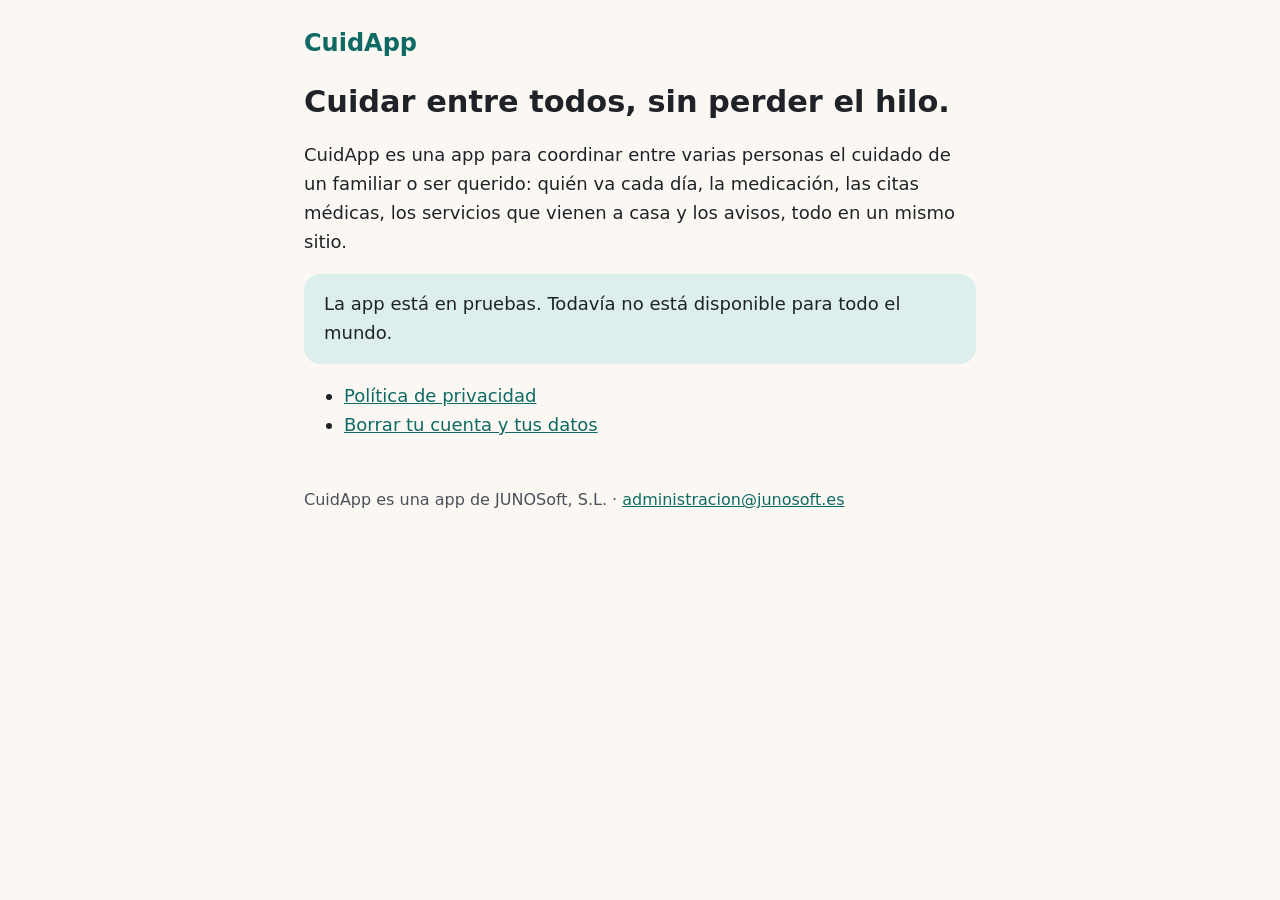
<file: index.html>
<!doctype html>
<html lang="es">
<head>
  <meta charset="utf-8">
  <meta name="viewport" content="width=device-width, initial-scale=1">
  <title>CuidApp</title>
  <meta name="description" content="CuidApp: coordinar entre todos el cuidado de un familiar o ser querido.">
  <link rel="stylesheet" href="estilo.css">
</head>
<body>
  <main>
    <header class="marca"><a href="./">CuidApp</a></header>
    <h1>Cuidar entre todos, sin perder el hilo.</h1>
    <p>CuidApp es una app para coordinar entre varias personas el cuidado de un familiar o ser querido: quién va cada día, la medicación, las citas médicas, los servicios que vienen a casa y los avisos, todo en un mismo sitio.</p>
    <p class="aviso">La app está en pruebas. Todavía no está disponible para todo el mundo.</p>
    <ul>
      <li><a href="privacidad.html">Política de privacidad</a></li>
      <li><a href="borrar-cuenta.html">Borrar tu cuenta y tus datos</a></li>
    </ul>
    <footer class="muted">CuidApp es una app de JUNOSoft, S.L. · <a href="mailto:administracion@junosoft.es">administracion@junosoft.es</a></footer>
  </main>
</body>
</html>
</file>
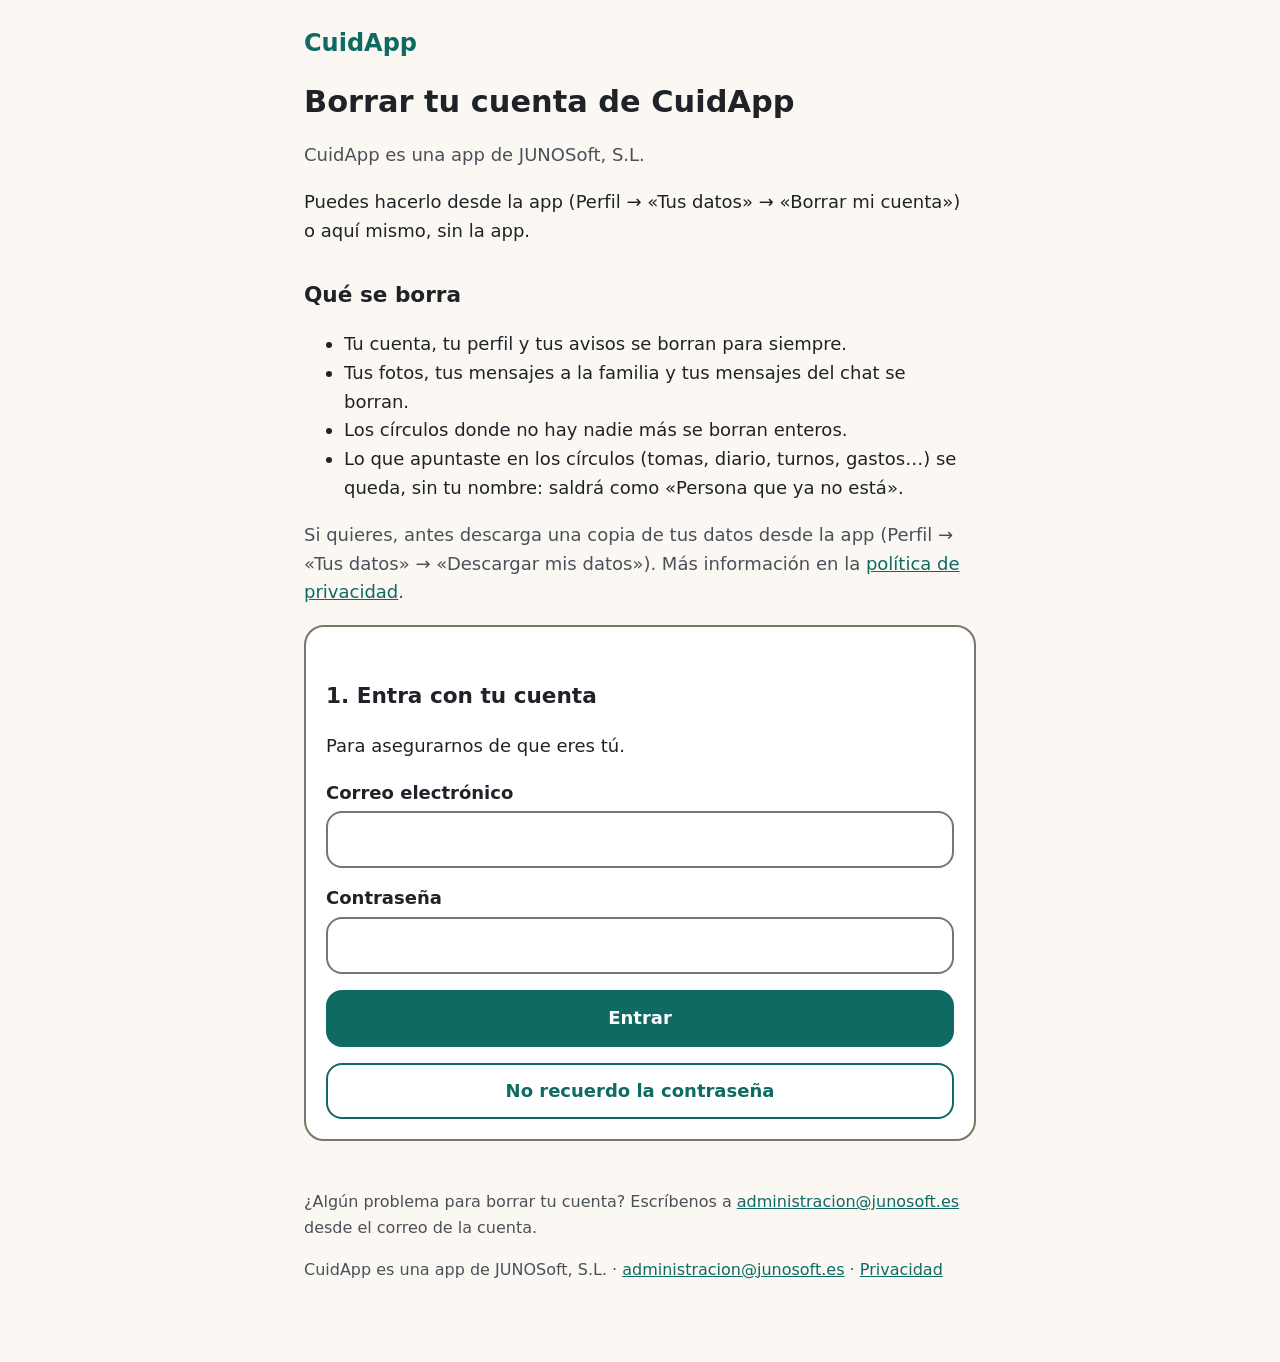
<file: borrar-cuenta.html>
<!doctype html>
<html lang="es">
<head>
  <meta charset="utf-8">
  <meta name="viewport" content="width=device-width, initial-scale=1">
  <title>Borrar tu cuenta · CuidApp</title>
  <meta name="description" content="Cómo borrar tu cuenta de CuidApp y tus datos, con la app o desde esta página.">
  <meta name="referrer" content="no-referrer">
  <link rel="stylesheet" href="estilo.css">
</head>
<body>
  <main>
    <header class="marca"><a href="./">CuidApp</a></header>
    <h1>Borrar tu cuenta de CuidApp</h1>
    <p class="muted">CuidApp es una app de JUNOSoft, S.L.</p>

    <p>Puedes hacerlo desde la app (Perfil → «Tus datos» → «Borrar mi cuenta») o aquí mismo, sin la app.</p>

    <h2>Qué se borra</h2>
    <ul>
      <li>Tu cuenta, tu perfil y tus avisos se borran para siempre.</li>
      <li>Tus fotos, tus mensajes a la familia y tus mensajes del chat se borran.</li>
      <li>Los círculos donde no hay nadie más se borran enteros.</li>
      <li>Lo que apuntaste en los círculos (tomas, diario, turnos, gastos…) se queda, sin tu nombre: saldrá como «Persona que ya no está».</li>
    </ul>
    <p class="muted">Si quieres, antes descarga una copia de tus datos desde la app (Perfil → «Tus datos» → «Descargar mis datos»). Más información en la <a href="privacidad.html">política de privacidad</a>.</p>

    <section class="tarjeta" aria-labelledby="entrar-titulo">
      <h2 id="entrar-titulo">1. Entra con tu cuenta</h2>
      <p>Para asegurarnos de que eres tú.</p>

      <form id="con-contrasena" novalidate>
        <label for="correo">Correo electrónico</label>
        <input id="correo" type="email" autocomplete="email" required>
        <label for="contrasena">Contraseña</label>
        <input id="contrasena" type="password" autocomplete="current-password" required>
        <button type="submit">Entrar</button>
        <button type="button" class="secundario" id="olvidada">No recuerdo la contraseña</button>
      </form>

      <form id="con-codigo" hidden novalidate>
        <p>Te enviamos un código de 6 cifras a tu correo.</p>
        <label for="correo-codigo">Correo electrónico</label>
        <input id="correo-codigo" type="email" autocomplete="email" required>
        <button type="button" id="enviar-codigo">Enviar el código</button>
        <div id="paso-codigo" hidden>
          <label for="codigo">Código del correo</label>
          <input id="codigo" type="text" inputmode="numeric" autocomplete="one-time-code" maxlength="6" required>
          <button type="submit">Entrar con el código</button>
        </div>
        <button type="button" class="secundario" id="volver-contrasena">Entrar con la contraseña</button>
      </form>
    </section>

    <section class="tarjeta" id="confirmar" hidden aria-labelledby="confirmar-titulo">
      <h2 id="confirmar-titulo" tabindex="-1">2. Confirma el borrado</h2>
      <p>Vas a borrar la cuenta <strong id="cuenta"></strong>.</p>
      <label class="casilla"><input type="checkbox" id="entiendo"> Entiendo que se borra para siempre y no se puede deshacer.</label>
      <button type="button" class="peligro" id="borrar">Sí, borrar mi cuenta para siempre</button>
      <button type="button" class="secundario" id="cancelar">No, volver</button>
    </section>

    <div id="mensaje" class="mensaje" role="alert" aria-live="assertive" tabindex="-1" hidden></div>

    <footer class="muted"><p>¿Algún problema para borrar tu cuenta? Escríbenos a <a href="mailto:administracion@junosoft.es">administracion@junosoft.es</a> desde el correo de la cuenta.</p><p>CuidApp es una app de JUNOSoft, S.L. · <a href="mailto:administracion@junosoft.es">administracion@junosoft.es</a> · <a href="privacidad.html">Privacidad</a></p></footer>
  </main>
  <script src="config.js"></script>
  <script src="vendor/supabase-2.118.0.js"></script>
  <script src="borrar-cuenta.js"></script>
</body>
</html>
</file>
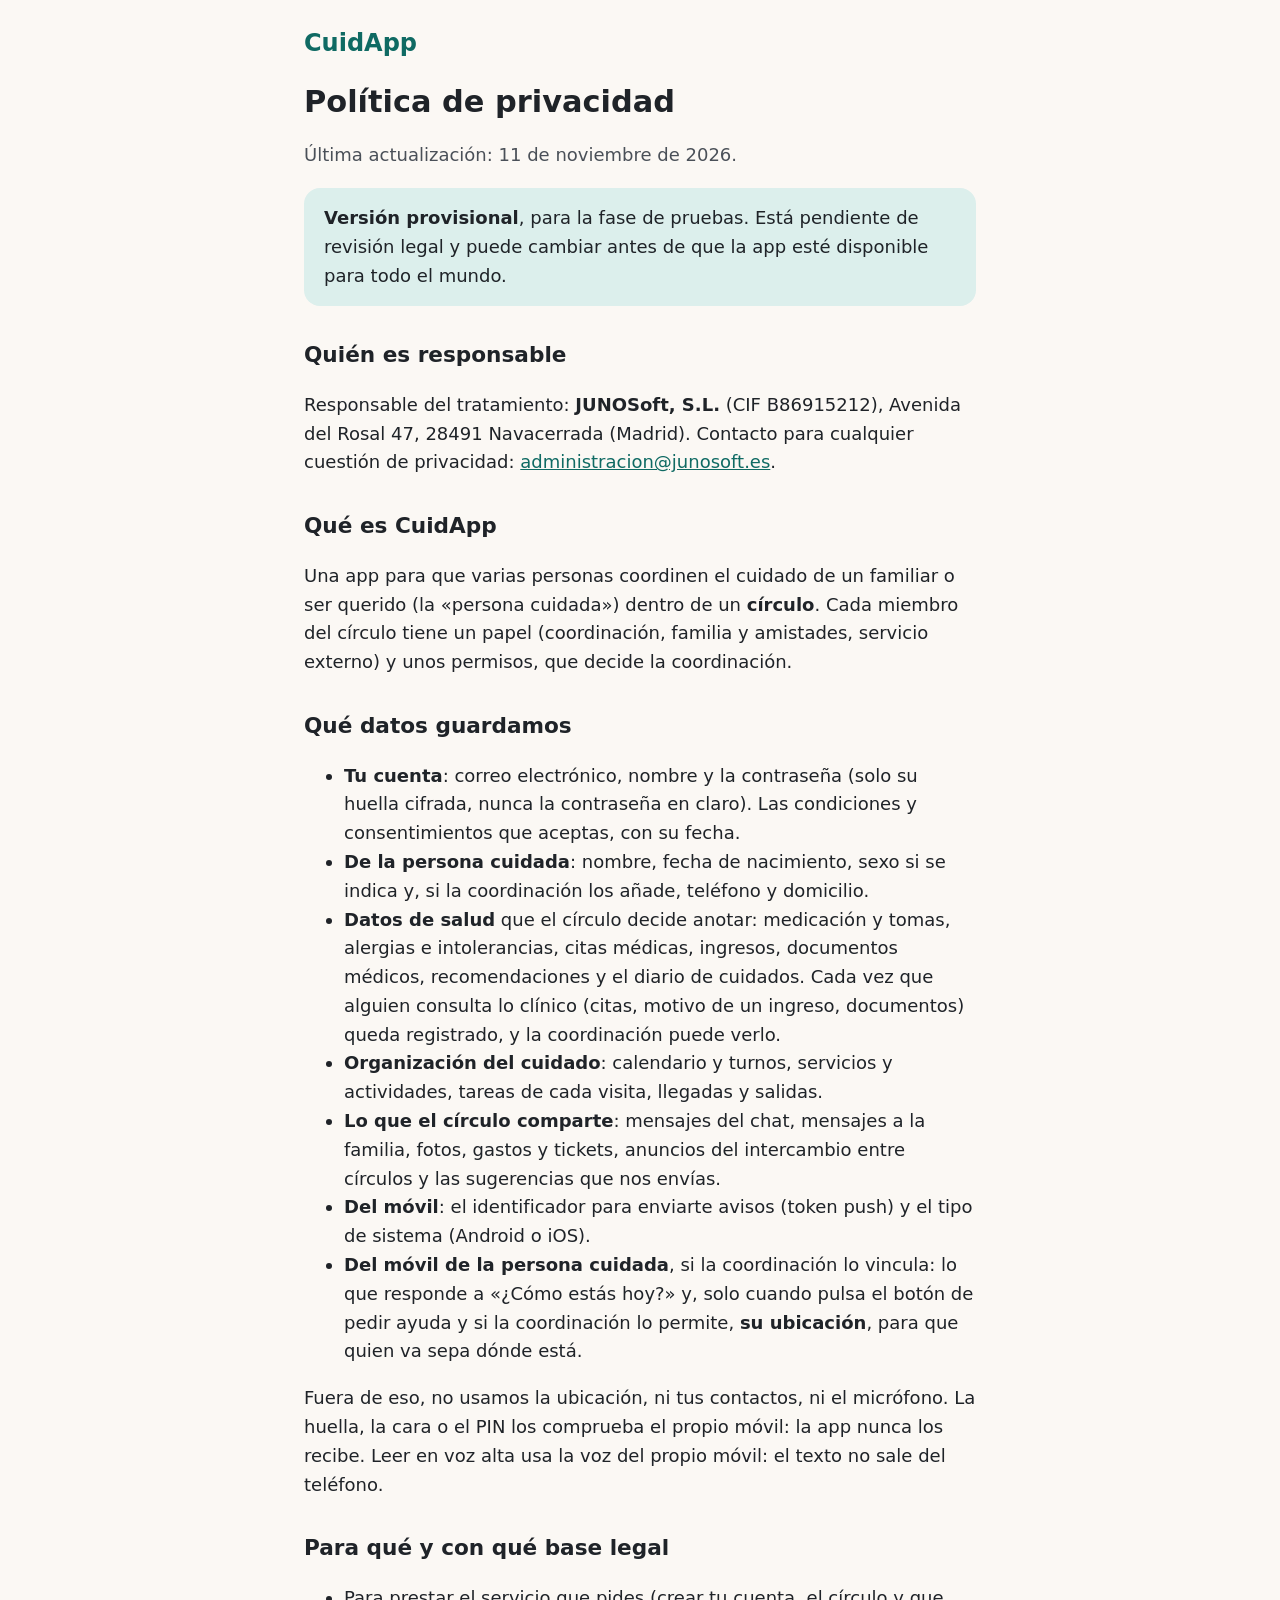
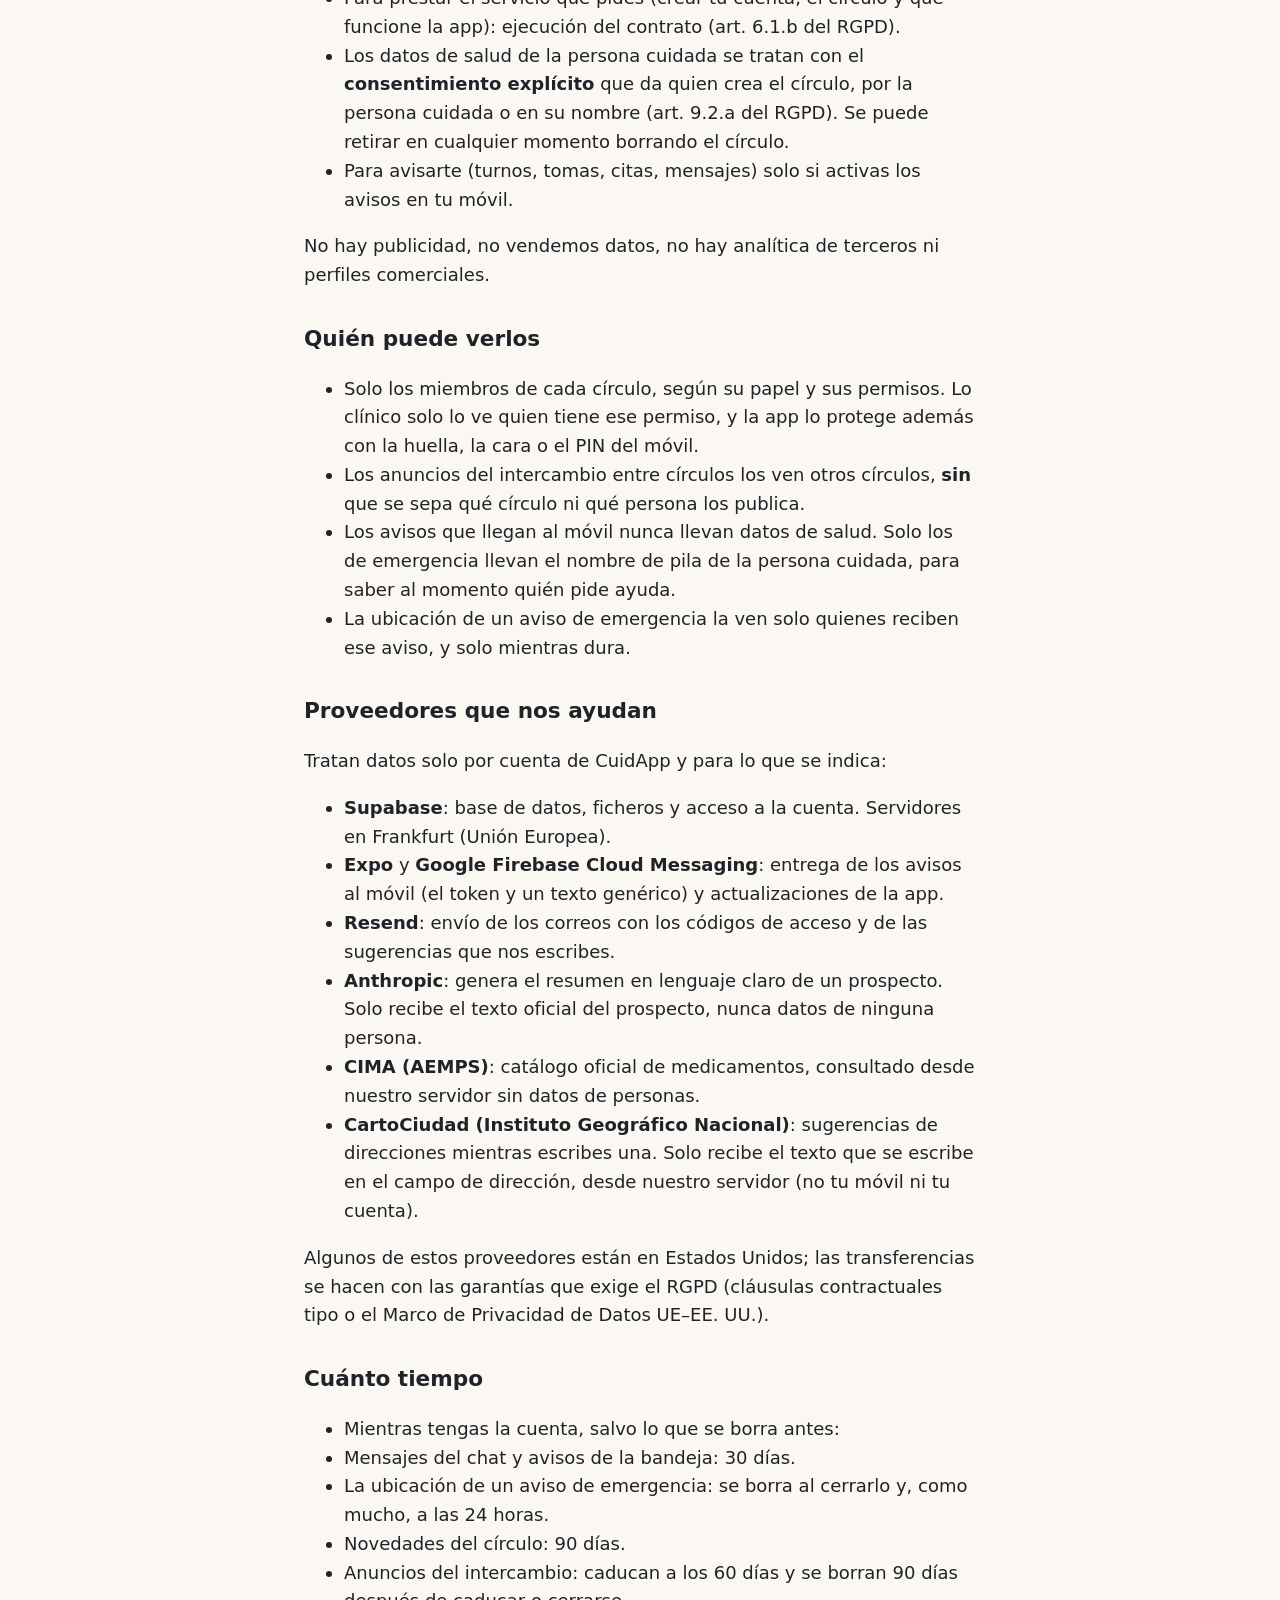
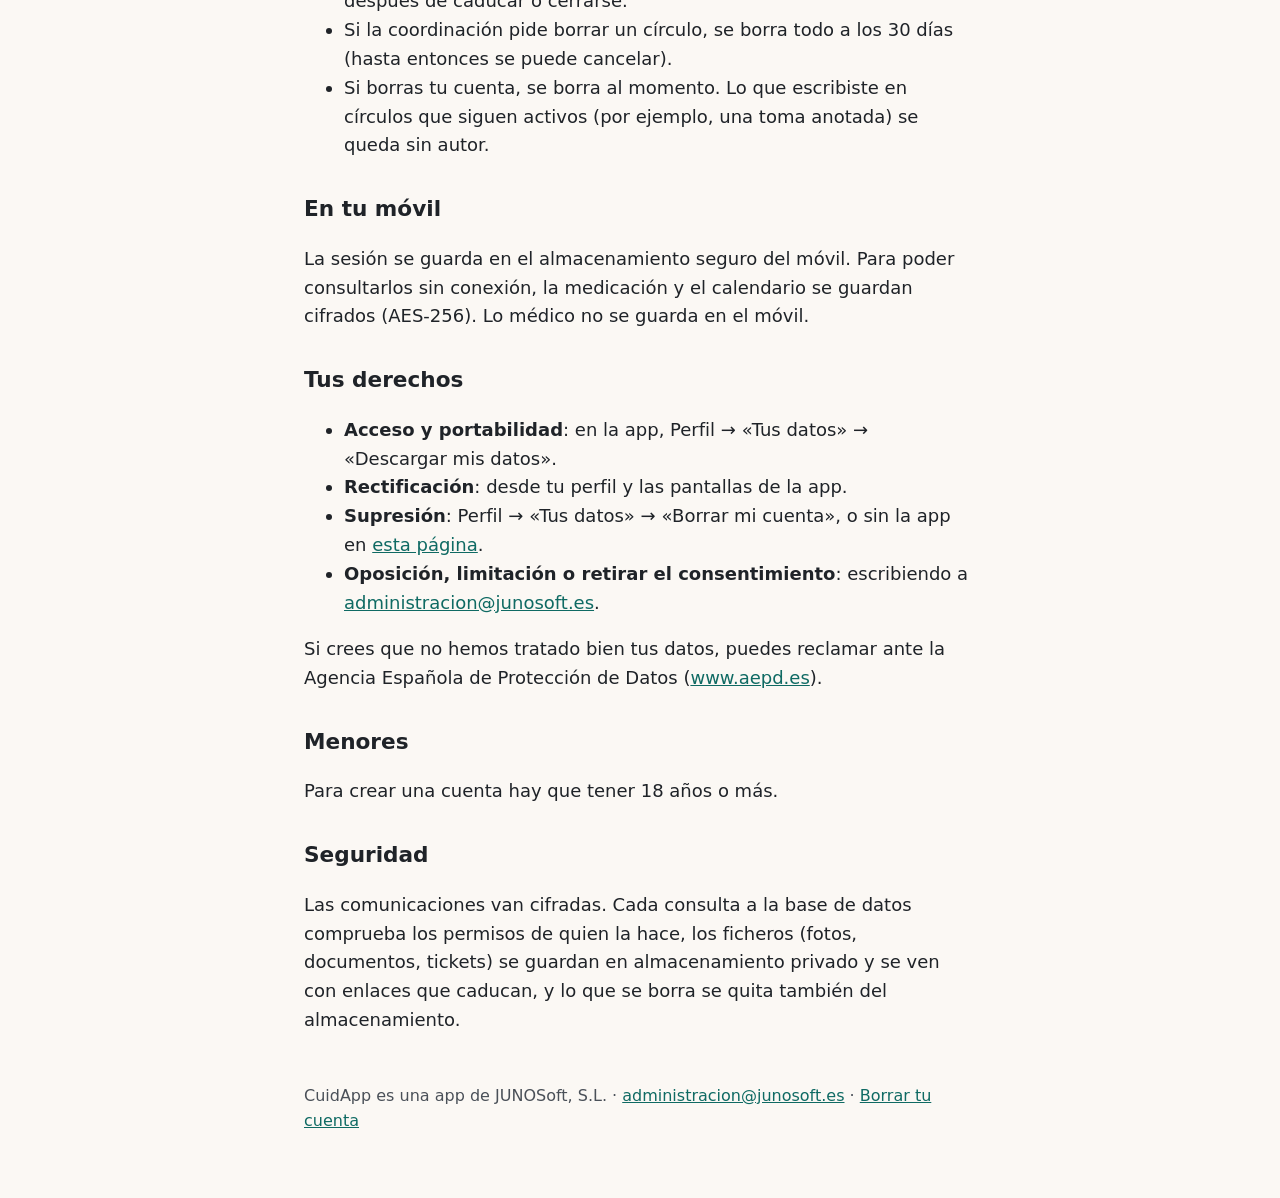
<file: privacidad.html>
<!doctype html>
<html lang="es">
<head>
  <meta charset="utf-8">
  <meta name="viewport" content="width=device-width, initial-scale=1">
  <title>Privacidad · CuidApp</title>
  <meta name="description" content="Política de privacidad de CuidApp: qué datos se guardan, para qué, dónde y cómo ejercer tus derechos.">
  <link rel="stylesheet" href="estilo.css">
</head>
<body>
  <main>
    <header class="marca"><a href="./">CuidApp</a></header>
    <h1>Política de privacidad</h1>
    <p class="muted">Última actualización: 11 de noviembre de 2026.</p>
    <p class="aviso"><strong>Versión provisional</strong>, para la fase de pruebas. Está pendiente de revisión legal y puede cambiar antes de que la app esté disponible para todo el mundo.</p>

    <h2>Quién es responsable</h2>
    <p>Responsable del tratamiento: <strong>JUNOSoft, S.L.</strong> (CIF B86915212), Avenida del Rosal 47, 28491 Navacerrada (Madrid). Contacto para cualquier cuestión de privacidad: <a href="mailto:administracion@junosoft.es">administracion@junosoft.es</a>.</p>

    <h2>Qué es CuidApp</h2>
    <p>Una app para que varias personas coordinen el cuidado de un familiar o ser querido (la «persona cuidada») dentro de un <strong>círculo</strong>. Cada miembro del círculo tiene un papel (coordinación, familia y amistades, servicio externo) y unos permisos, que decide la coordinación.</p>

    <h2>Qué datos guardamos</h2>
    <ul>
      <li><strong>Tu cuenta</strong>: correo electrónico, nombre y la contraseña (solo su huella cifrada, nunca la contraseña en claro). Las condiciones y consentimientos que aceptas, con su fecha.</li>
      <li><strong>De la persona cuidada</strong>: nombre, fecha de nacimiento, sexo si se indica y, si la coordinación los añade, teléfono y domicilio.</li>
      <li><strong>Datos de salud</strong> que el círculo decide anotar: medicación y tomas, alergias e intolerancias, citas médicas, ingresos, documentos médicos, recomendaciones y el diario de cuidados. Cada vez que alguien consulta lo clínico (citas, motivo de un ingreso, documentos) queda registrado, y la coordinación puede verlo.</li>
      <li><strong>Organización del cuidado</strong>: calendario y turnos, servicios y actividades, tareas de cada visita, llegadas y salidas.</li>
      <li><strong>Lo que el círculo comparte</strong>: mensajes del chat, mensajes a la familia, fotos, gastos y tickets, anuncios del intercambio entre círculos y las sugerencias que nos envías.</li>
      <li><strong>Del móvil</strong>: el identificador para enviarte avisos (token push) y el tipo de sistema (Android o iOS).</li>
      <li><strong>Del móvil de la persona cuidada</strong>, si la coordinación lo vincula: lo que responde a «¿Cómo estás hoy?» y, solo cuando pulsa el botón de pedir ayuda y si la coordinación lo permite, <strong>su ubicación</strong>, para que quien va sepa dónde está.</li>
    </ul>
    <p>Fuera de eso, no usamos la ubicación, ni tus contactos, ni el micrófono. La huella, la cara o el PIN los comprueba el propio móvil: la app nunca los recibe. Leer en voz alta usa la voz del propio móvil: el texto no sale del teléfono.</p>

    <h2>Para qué y con qué base legal</h2>
    <ul>
      <li>Para prestar el servicio que pides (crear tu cuenta, el círculo y que funcione la app): ejecución del contrato (art. 6.1.b del RGPD).</li>
      <li>Los datos de salud de la persona cuidada se tratan con el <strong>consentimiento explícito</strong> que da quien crea el círculo, por la persona cuidada o en su nombre (art. 9.2.a del RGPD). Se puede retirar en cualquier momento borrando el círculo.</li>
      <li>Para avisarte (turnos, tomas, citas, mensajes) solo si activas los avisos en tu móvil.</li>
    </ul>
    <p>No hay publicidad, no vendemos datos, no hay analítica de terceros ni perfiles comerciales.</p>

    <h2>Quién puede verlos</h2>
    <ul>
      <li>Solo los miembros de cada círculo, según su papel y sus permisos. Lo clínico solo lo ve quien tiene ese permiso, y la app lo protege además con la huella, la cara o el PIN del móvil.</li>
      <li>Los anuncios del intercambio entre círculos los ven otros círculos, <strong>sin</strong> que se sepa qué círculo ni qué persona los publica.</li>
      <li>Los avisos que llegan al móvil nunca llevan datos de salud. Solo los de emergencia llevan el nombre de pila de la persona cuidada, para saber al momento quién pide ayuda.</li>
      <li>La ubicación de un aviso de emergencia la ven solo quienes reciben ese aviso, y solo mientras dura.</li>
    </ul>

    <h2>Proveedores que nos ayudan</h2>
    <p>Tratan datos solo por cuenta de CuidApp y para lo que se indica:</p>
    <ul>
      <li><strong>Supabase</strong>: base de datos, ficheros y acceso a la cuenta. Servidores en Frankfurt (Unión Europea).</li>
      <li><strong>Expo</strong> y <strong>Google Firebase Cloud Messaging</strong>: entrega de los avisos al móvil (el token y un texto genérico) y actualizaciones de la app.</li>
      <li><strong>Resend</strong>: envío de los correos con los códigos de acceso y de las sugerencias que nos escribes.</li>
      <li><strong>Anthropic</strong>: genera el resumen en lenguaje claro de un prospecto. Solo recibe el texto oficial del prospecto, nunca datos de ninguna persona.</li>
      <li><strong>CIMA (AEMPS)</strong>: catálogo oficial de medicamentos, consultado desde nuestro servidor sin datos de personas.</li>
      <li><strong>CartoCiudad (Instituto Geográfico Nacional)</strong>: sugerencias de direcciones mientras escribes una. Solo recibe el texto que se escribe en el campo de dirección, desde nuestro servidor (no tu móvil ni tu cuenta).</li>
    </ul>
    <p>Algunos de estos proveedores están en Estados Unidos; las transferencias se hacen con las garantías que exige el RGPD (cláusulas contractuales tipo o el Marco de Privacidad de Datos UE–EE. UU.).</p>

    <h2>Cuánto tiempo</h2>
    <ul>
      <li>Mientras tengas la cuenta, salvo lo que se borra antes:</li>
      <li>Mensajes del chat y avisos de la bandeja: 30 días.</li>
      <li>La ubicación de un aviso de emergencia: se borra al cerrarlo y, como mucho, a las 24 horas.</li>
      <li>Novedades del círculo: 90 días.</li>
      <li>Anuncios del intercambio: caducan a los 60 días y se borran 90 días después de caducar o cerrarse.</li>
      <li>Si la coordinación pide borrar un círculo, se borra todo a los 30 días (hasta entonces se puede cancelar).</li>
      <li>Si borras tu cuenta, se borra al momento. Lo que escribiste en círculos que siguen activos (por ejemplo, una toma anotada) se queda sin autor.</li>
    </ul>

    <h2>En tu móvil</h2>
    <p>La sesión se guarda en el almacenamiento seguro del móvil. Para poder consultarlos sin conexión, la medicación y el calendario se guardan cifrados (AES-256). Lo médico no se guarda en el móvil.</p>

    <h2>Tus derechos</h2>
    <ul>
      <li><strong>Acceso y portabilidad</strong>: en la app, Perfil → «Tus datos» → «Descargar mis datos».</li>
      <li><strong>Rectificación</strong>: desde tu perfil y las pantallas de la app.</li>
      <li><strong>Supresión</strong>: Perfil → «Tus datos» → «Borrar mi cuenta», o sin la app en <a href="borrar-cuenta.html">esta página</a>.</li>
      <li><strong>Oposición, limitación o retirar el consentimiento</strong>: escribiendo a <a href="mailto:administracion@junosoft.es">administracion@junosoft.es</a>.</li>
    </ul>
    <p>Si crees que no hemos tratado bien tus datos, puedes reclamar ante la Agencia Española de Protección de Datos (<a href="https://www.aepd.es/">www.aepd.es</a>).</p>

    <h2>Menores</h2>
    <p>Para crear una cuenta hay que tener 18 años o más.</p>

    <h2>Seguridad</h2>
    <p>Las comunicaciones van cifradas. Cada consulta a la base de datos comprueba los permisos de quien la hace, los ficheros (fotos, documentos, tickets) se guardan en almacenamiento privado y se ven con enlaces que caducan, y lo que se borra se quita también del almacenamiento.</p>

    <footer class="muted">CuidApp es una app de JUNOSoft, S.L. · <a href="mailto:administracion@junosoft.es">administracion@junosoft.es</a> · <a href="borrar-cuenta.html">Borrar tu cuenta</a></footer>
  </main>
</body>
</html>
</file>
<file: estilo.css>
/* Misma paleta que la app (src/theme/colors.ts). Sin fuentes externas: la del sistema. */
:root {
  --background: #fbf8f4;
  --surface: #ffffff;
  --text: #1f2328;
  --text-muted: #4a5058;
  --primary: #0f6a63;
  --on-primary: #ffffff;
  --primary-soft: #dcefec;
  --accent: #8e3b6e;
  --border-strong: #7d756c;
  --danger: #b42318;
  --success: #1d6b3a;
  color-scheme: light dark;
}
@media (prefers-color-scheme: dark) {
  :root {
    --background: #14171a;
    --surface: #1e2226;
    --text: #f2efea;
    --text-muted: #c2c7cd;
    --primary: #5cc8bc;
    --on-primary: #0b2b28;
    --primary-soft: #173b38;
    --accent: #e59bc8;
    --border-strong: #808a94;
    --danger: #ff8a80;
    --success: #6fd08c;
  }
}
* { box-sizing: border-box; }
body {
  margin: 0;
  background: var(--background);
  color: var(--text);
  font: 1.125rem/1.6 system-ui, -apple-system, "Segoe UI", Roboto, sans-serif;
}
main { max-width: 44rem; margin: 0 auto; padding: 1.5rem 1rem 4rem; }
header.marca { display: flex; align-items: center; gap: 0.75rem; margin-bottom: 1rem; }
header.marca a { color: var(--primary); font-weight: 700; font-size: 1.5rem; text-decoration: none; }
h1 { font-size: 1.9rem; line-height: 1.25; }
h2 { font-size: 1.35rem; margin-top: 2rem; }
a { color: var(--primary); }
.muted { color: var(--text-muted); }
.aviso { background: var(--primary-soft); border-radius: 1rem; padding: 1rem 1.25rem; }
.tarjeta { background: var(--surface); border: 2px solid var(--border-strong); border-radius: 1.25rem; padding: 1.25rem; margin: 1rem 0; }
label { display: block; font-weight: 700; margin: 1rem 0 0.25rem; }
input[type="email"], input[type="password"], input[type="text"] {
  width: 100%; min-height: 3.5rem; padding: 0.75rem 1rem; font: inherit; color: var(--text);
  background: var(--surface); border: 2px solid var(--border-strong); border-radius: 1rem;
}
.casilla { display: flex; gap: 0.75rem; align-items: flex-start; margin: 1rem 0; font-weight: 400; }
.casilla input { width: 1.75rem; height: 1.75rem; margin-top: 0.15rem; flex: none; }
button {
  display: block; width: 100%; min-height: 3.5rem; margin-top: 1rem; padding: 0.75rem 1.5rem; font: inherit; font-weight: 700;
  border-radius: 1rem; border: 2px solid var(--primary); background: var(--primary); color: var(--on-primary); cursor: pointer;
}
button.secundario { background: transparent; color: var(--primary); }
button.peligro { background: var(--danger); border-color: var(--danger); color: #fff; }
button:disabled { opacity: 0.6; cursor: wait; }
:focus-visible { outline: 3px solid var(--accent); outline-offset: 3px; }
.mensaje { border-radius: 1rem; padding: 1rem 1.25rem; margin-top: 1rem; border: 2px solid; }
.mensaje.error { border-color: var(--danger); color: var(--danger); }
.mensaje.ok { border-color: var(--success); color: var(--success); }
[hidden] { display: none !important; }
footer { margin-top: 3rem; font-size: 1rem; }
</file>
